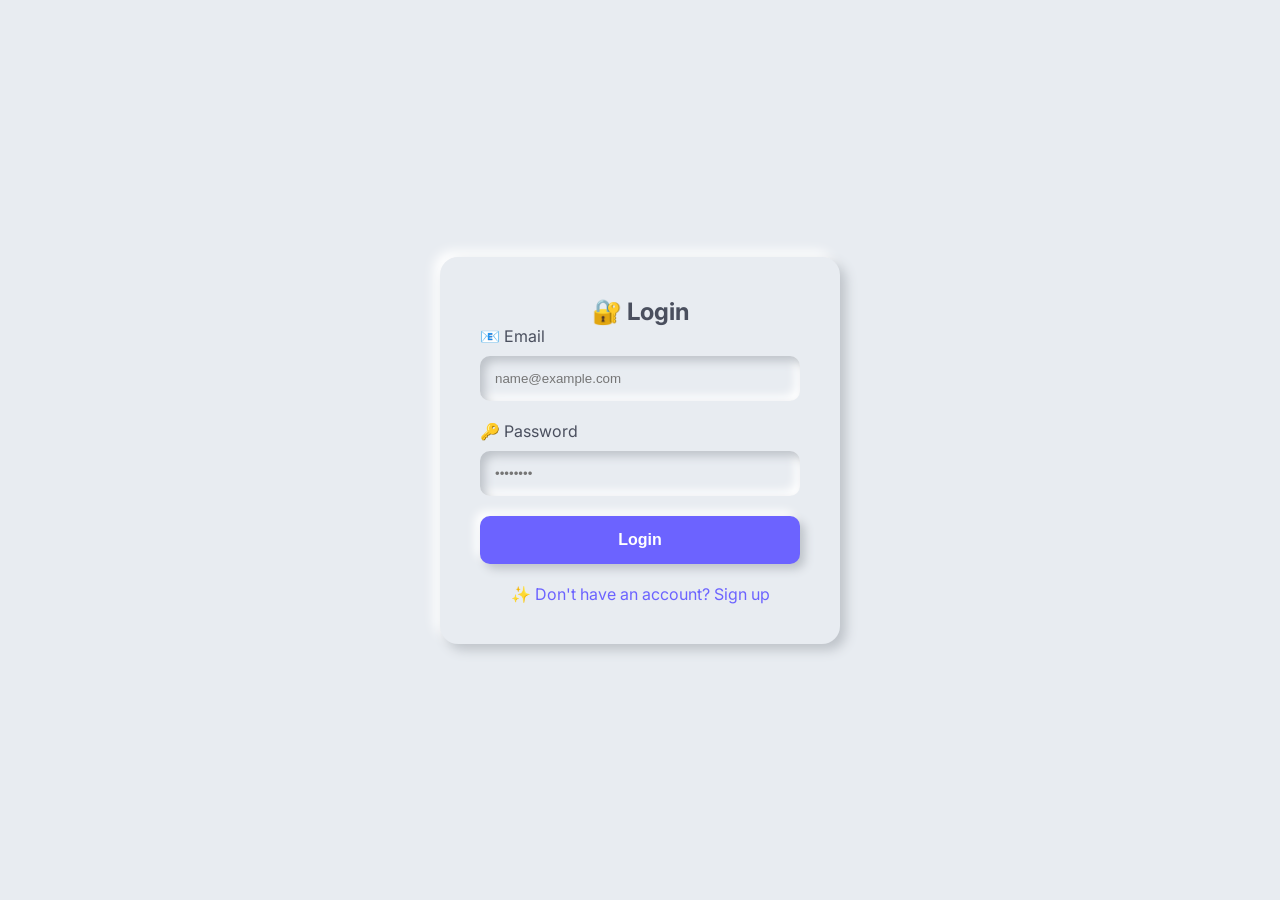
<file: templates/index.html>
<!DOCTYPE html>
<html lang="en">
<head>
    <meta charset="UTF-8">
    <meta name="viewport" content="width=device-width, initial-scale=1.0">
    <title>Smart Timetable System - Login</title>
    <link rel="stylesheet" href="/static/css/style.css">
    <style>
        .container {
            display: flex;
            justify-content: center;
            align-items: center;
            min-height: 100vh;
        }
        .login-box {
            padding: 40px;
            width: 400px;
            text-align: center;
        }
        .input-group {
            margin-bottom: 20px;
            text-align: left;
        }
        input, select {
            width: 100%;
            padding: 15px;
            border: none;
            outline: none;
            margin-top: 10px;
        }
        button {
            width: 100%;
            padding: 15px;
            border: none;
            cursor: pointer;
            color: white;
            background: var(--primary);
            font-weight: bold;
            font-size: 16px;
        }
        .neu-button {
            border-radius: var(--border-radius-sm);
            box-shadow: 5px 5px 10px var(--shadow-dark), -5px -5px 10px var(--shadow-light);
            transition: var(--transition);
        }
        .neu-button:active {
            box-shadow: inset 5px 5px 10px var(--shadow-dark), inset -5px -5px 10px var(--shadow-light);
        }
        .neu-input {
            border-radius: var(--border-radius-sm);
            background: var(--surface);
            box-shadow: inset 5px 5px 10px var(--shadow-dark), inset -5px -5px 10px var(--shadow-light);
            color: var(--text-dark);
        }
        .toggle-text {
            margin-top: 20px;
            color: var(--primary);
            cursor: pointer;
        }
    </style>
</head>
<body>
    <div class="container">
        <div class="neu login-box">
            <h2 id="form-title">🔐 Login</h2>
            <form id="auth-form">
                <div class="input-group">
                    <label>📧 Email</label>
                    <input type="email" id="email" class="neu-input" required placeholder="name@example.com">
                </div>
                <div class="input-group">
                    <label>🔑 Password</label>
                    <input type="password" id="password" class="neu-input" required placeholder="••••••••">
                </div>
                <div class="input-group signup-only" style="display:none;">
                    <label>👤 Select Role</label>
                    <select id="role" class="neu-input">
                        <option value="STUDENT">Student</option>
                        <option value="TEACHER">Teacher</option>
                        <option value="ADMIN">Admin</option>
                    </select>
                </div>
                <button type="submit" class="neu-button" id="submit-btn">Login</button>
            </form>
            <div class="toggle-text" id="toggle-form">✨ Don't have an account? Sign up</div>
        </div>
    </div>

    <script>
        let isLogin = true;
        
        document.getElementById('toggle-form').addEventListener('click', () => {
            isLogin = !isLogin;
            document.getElementById('form-title').innerText = isLogin ? '🔐 Login' : '🚀 Sign Up';
            document.getElementById('submit-btn').innerText = isLogin ? 'Login' : 'Sign Up';
            document.getElementById('toggle-form').innerText = isLogin ? "✨ Don't have an account? Sign up" : "🔙 Already have an account? Login";
            document.querySelector('.signup-only').style.display = isLogin ? 'none' : 'block';
        });

        document.getElementById('auth-form').addEventListener('submit', async (e) => {
            e.preventDefault();
            const email = document.getElementById('email').value;
            const password = document.getElementById('password').value;
            
            if (isLogin) {
                const formData = new URLSearchParams();
                formData.append('username', email);
                formData.append('password', password);
                
                const res = await fetch('/auth/token', {
                    method: 'POST',
                    headers: { 'Content-Type': 'application/x-www-form-urlencoded' },
                    body: formData
                });
                
                if (res.ok) {
                    const data = await res.json();
                    localStorage.setItem('token', data.access_token);
                    
                    // Decode JWT to get role (simple base64 decode for payload)
                    const payload = JSON.parse(atob(data.access_token.split('.')[1]));
                    if (payload.role === 'ADMIN') window.location.href = '/admin-dashboard';
                    else if (payload.role === 'TEACHER') window.location.href = '/teacher-dashboard';
                    else window.location.href = '/student-dashboard';
                } else {
                    alert('Login failed');
                }
            } else {
                const role = document.getElementById('role').value;
                const res = await fetch('/auth/signup', {
                    method: 'POST',
                    headers: { 'Content-Type': 'application/json' },
                    body: JSON.stringify({ email, password, role })
                });
                
                if (res.ok) {
                    alert('Signup successful! Please login.');
                    document.getElementById('toggle-form').click();
                } else {
                    alert('Signup failed');
                }
            }
        });
    </script>
</body>
</html>
</file>
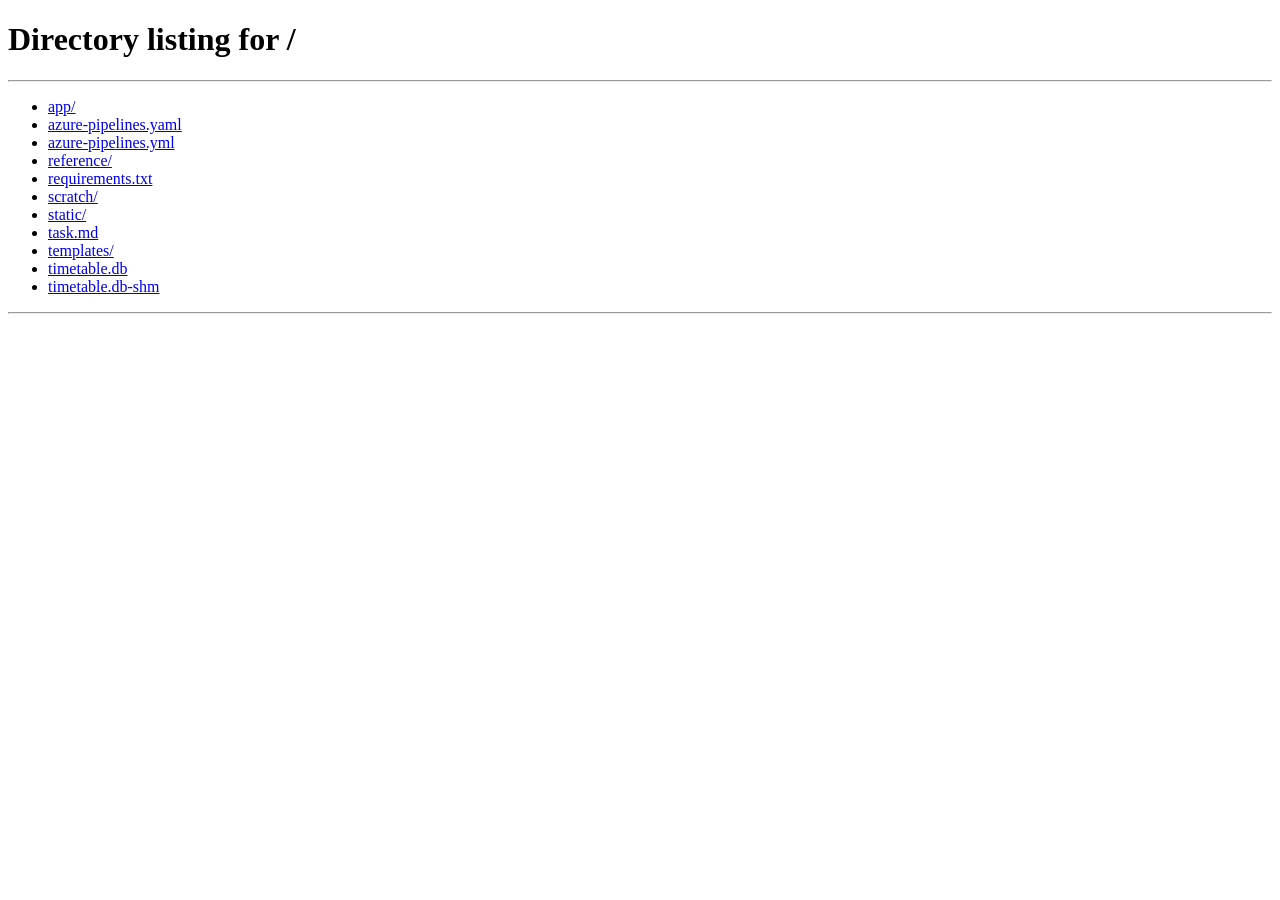
<file: templates/admin_setup.html>
<!DOCTYPE html>
<html lang="en">
<head>
    <meta charset="UTF-8">
    <meta name="viewport" content="width=device-width, initial-scale=1.0">
    <title>Admin Setup</title>
    <link rel="stylesheet" href="/static/css/style.css">
    <style>
        body { padding: 40px; }
        .header { display: flex; justify-content: space-between; align-items: center; margin-bottom: 40px; }
        .card { padding: 30px; margin-bottom: 30px; }
        .input-group { margin-bottom: 15px; }
        input, select { width: 100%; padding: 10px; margin-top: 5px; border-radius: var(--border-radius-sm); border: none; box-shadow: inset 2px 2px 5px var(--shadow-dark), inset -2px -2px 5px var(--shadow-light); outline: none; }
        button { padding: 10px 20px; cursor: pointer; color: white; background: var(--primary); border: none; font-weight: bold; border-radius: var(--border-radius-sm); }
        .neu-btn { box-shadow: 5px 5px 10px var(--shadow-dark), -5px -5px 10px var(--shadow-light); transition: var(--transition); }
        .neu-btn:active { box-shadow: inset 5px 5px 10px var(--shadow-dark), inset -5px -5px 10px var(--shadow-light); }
        .tabs { display: flex; gap: 10px; margin-bottom: 20px; border-bottom: 2px solid var(--shadow-dark); padding-bottom: 10px; }
        .tab-btn { padding: 10px 20px; cursor: pointer; border: none; background: transparent; font-weight: bold; color: var(--text-light); }
        .tab-btn.active { color: var(--primary); border-bottom: 3px solid var(--primary); margin-bottom: -13px; }
        .tab-content { display: none; }
        .tab-content.active { display: block; }
    </style>
</head>
<body>
    <div class="page-container">
    <div class="header">
        <h1>🛠️ Entity Setup</h1>
        <button class="neu-btn" onclick="window.location.href='/admin-dashboard'">🏠 Back to Dashboard</button>
    </div>

    <div class="tabs">
        <button class="tab-btn active" onclick="showTab('tab-users')">👥 Users & Roles</button>
        <button class="tab-btn" onclick="showTab('tab-facilities')">🏢 Depts & Rooms</button>
        <button class="tab-btn" onclick="showTab('tab-subjects')">📚 Subjects</button>
        <button class="tab-btn" onclick="showTab('tab-allocations')">🔗 Sections & Allocations</button>
    </div>

    <!-- TAB 1: Users & Roles -->
    <div id="tab-users" class="tab-content active">
        <div class="card neu">
            <h2>👨‍🏫 Signup Teacher</h2>
            <div class="input-group">
                <input type="email" id="signup-t-email" placeholder="Email Address">
                <input type="text" id="signup-t-name" placeholder="Teacher Name">
                <select id="signup-t-dept"><option value="">Select Department...</option></select>
            </div>
            <button class="neu-btn" onclick="signupTeacher()">Signup Teacher</button>
        </div>

        <div class="card neu">
            <h2>👨‍🎓 Signup Student</h2>
            <div class="input-group">
                <input type="email" id="signup-s-email" placeholder="Email Address">
                <input type="text" id="signup-s-roll" placeholder="Roll Number">
                <select id="signup-s-dept"><option value="">Select Department...</option></select>
            </div>
            <button class="neu-btn" onclick="signupStudent()">Signup Student</button>
        </div>

        <div class="card neu">
            <h2>🔗 Link User to Teacher Profile</h2>
            <div class="input-group">
                <select id="t-user-select"><option value="">Select User...</option></select>
                <select id="t-user-dept"><option value="">Select Department...</option></select>
                <input type="text" id="t-user-name" placeholder="Teacher Name">
            </div>
            <button class="neu-btn" onclick="linkTeacher()">Create Teacher</button>
        </div>

        <div class="card neu">
            <h2>🔗 Link User to Student Profile</h2>
            <div class="input-group">
                <select id="s-user-select"><option value="">Select User...</option></select>
                <select id="s-user-dept"><option value="">Select Department...</option></select>
                <input type="text" id="s-user-roll" placeholder="Roll Number">
            </div>
            <button class="neu-btn" onclick="linkStudent()">Create Student</button>
        </div>
    </div>

    <!-- TAB 2: Departments & Rooms -->
    <div id="tab-facilities" class="tab-content">
        <div class="card neu">
            <h2>🏛️ Create Department</h2>
            <div class="input-group">
                <input type="text" id="dept-name" placeholder="Department Name">
            </div>
            <button class="neu-btn" onclick="createDept()">Create</button>
        </div>

        <div class="card neu">
            <h2>🏫 Create Classroom</h2>
            <div class="input-group">
                <input type="text" id="room-num" placeholder="Room Number (e.g. 101)">
                <input type="number" id="room-cap" placeholder="Capacity (e.g. 60)">
                <input type="text" id="room-bldg" placeholder="Building Name">
            </div>
            <button class="neu-btn" onclick="createClassroom()">Create</button>
        </div>
    </div>

    <!-- TAB 3: Subjects -->
    <div id="tab-subjects" class="tab-content">
        <div class="card neu">
            <h2>📖 Create Subject</h2>
            <div class="input-group">
                <input type="text" id="subj-code" placeholder="Subject Code">
                <input type="text" id="subj-name" placeholder="Subject Name">
                <select id="subj-dept">
                    <option value="">Select Department...</option>
                </select>
            </div>
            <button class="neu-btn" onclick="createSubj()">Create</button>
        </div>
    </div>

    <!-- TAB 4: Sections & Allocations -->
    <div id="tab-allocations" class="tab-content">
        <div class="card neu">
            <h2>📅 Create Teacher Section</h2>
            <div class="input-group">
                <select id="sec-teacher"><option value="">Select Teacher...</option></select>
                <select id="sec-subject"><option value="">Select Subject...</option></select>
                <select id="sec-semester"><option value="">Select Semester...</option></select>
                <input type="text" id="sec-name" placeholder="Section Name (e.g. Section A)">
                <input type="number" id="sec-cap" placeholder="Capacity (Max 60)" max="60">
            </div>
            <button class="neu-btn" onclick="createSection()">Create</button>
        </div>

        <div class="card neu">
            <h2>⏰ Create Timetable Slot</h2>
            <div class="input-group">
                <select id="slot-sec"><option value="">Select Section...</option></select>
                <select id="slot-day">
                    <option value="0">Monday</option>
                    <option value="1">Tuesday</option>
                    <option value="2">Wednesday</option>
                    <option value="3">Thursday</option>
                    <option value="4">Friday</option>
                </select>
                <input type="time" id="slot-start" placeholder="Start Time">
                <input type="time" id="slot-end" placeholder="End Time">
                <select id="slot-room"><option value="">Select Room...</option></select>
            </div>
            <button class="neu-btn" onclick="createSlot()">Create</button>
        </div>

        <div class="card neu">
            <h2>🎯 Assign Subject to Student</h2>
            <div class="input-group">
                <select id="alloc-student"><option value="">Select Student...</option></select>
                <select id="alloc-subj"><option value="">Select Subject...</option></select>
                <select id="alloc-sem"><option value="">Select Semester...</option></select>
            </div>
            <button class="neu-btn" onclick="allocateSubj()">Assign Subject</button>
        </div>
    </div>

    <script>
        const token = localStorage.getItem('token');
        if (!token) window.location.href = '/';

        async function loadData() {
            const res = await fetch('/api/admin/dashboard-stats', {
                headers: { 'Authorization': `Bearer ${token}` }
            });
            const data = await res.json();
            
            const deptSelect1 = document.getElementById('subj-dept');
            const deptSelectT = document.getElementById('t-user-dept');
            const deptSelectS = document.getElementById('s-user-dept');
            const signupTDept = document.getElementById('signup-t-dept');
            const signupSDept = document.getElementById('signup-s-dept');
            
            deptSelect1.innerHTML = '<option value="">Select Department...</option>';
            deptSelectT.innerHTML = '<option value="">Select Department...</option>';
            deptSelectS.innerHTML = '<option value="">Select Department...</option>';
            signupTDept.innerHTML = '<option value="">Select Department...</option>';
            signupSDept.innerHTML = '<option value="">Select Department...</option>';
            
            data.departments.forEach(d => {
                const opt = `<option value="${d.id}">${d.name}</option>`;
                deptSelect1.innerHTML += opt;
                deptSelectT.innerHTML += opt;
                deptSelectS.innerHTML += opt;
                signupTDept.innerHTML += opt;
                signupSDept.innerHTML += opt;
            });

            const tUserSelect = document.getElementById('t-user-select');
            const sUserSelect = document.getElementById('s-user-select');
            tUserSelect.innerHTML = '<option value="">Select User...</option>';
            sUserSelect.innerHTML = '<option value="">Select User...</option>';
            data.users.forEach(u => {
                tUserSelect.innerHTML += `<option value="${u.id}">${u.email} (${u.role})</option>`;
                sUserSelect.innerHTML += `<option value="${u.id}">${u.email} (${u.role})</option>`;
            });

            // Populate other dropdowns (Assuming backend returns these, we need to update admin stats endpoint)
            const secTeacher = document.getElementById('sec-teacher');
            secTeacher.innerHTML = '<option value="">Select Teacher...</option>';
            data.teachers.forEach(t => secTeacher.innerHTML += `<option value="${t.id}">${t.name}</option>`);

            const secSubj = document.getElementById('sec-subject');
            const allocSubj = document.getElementById('alloc-subj');
            secSubj.innerHTML = '<option value="">Select Subject...</option>';
            allocSubj.innerHTML = '<option value="">Select Subject...</option>';
            data.subjects.forEach(s => {
                secSubj.innerHTML += `<option value="${s.id}">${s.name}</option>`;
                allocSubj.innerHTML += `<option value="${s.id}">${s.name}</option>`;
            });

            const secSem = document.getElementById('sec-semester');
            const allocSem = document.getElementById('alloc-sem');
            secSem.innerHTML = '<option value="">Select Semester...</option>';
            allocSem.innerHTML = '<option value="">Select Semester...</option>';
            data.semesters.forEach(s => {
                secSem.innerHTML += `<option value="${s.id}">${s.name}</option>`;
                allocSem.innerHTML += `<option value="${s.id}">${s.name}</option>`;
            });

            const allocStudent = document.getElementById('alloc-student');
            allocStudent.innerHTML = '<option value="">Select Student...</option>';
            data.students.forEach(s => allocStudent.innerHTML += `<option value="${s.id}">${s.roll_number}</option>`);

            const slotSec = document.getElementById('slot-sec');
            slotSec.innerHTML = '<option value="">Select Section...</option>';
            data.sections.forEach(s => slotSec.innerHTML += `<option value="${s.id}">${s.name}</option>`);

            const slotRoom = document.getElementById('slot-room');
            slotRoom.innerHTML = '<option value="">Select Room...</option>';
            data.classrooms.forEach(c => slotRoom.innerHTML += `<option value="${c.id}">${c.room_number}</option>`);
        }

        async function createDept() {
            const name = document.getElementById('dept-name').value;
            await fetch('/api/admin/department', {
                method: 'POST',
                headers: { 'Authorization': `Bearer ${token}`, 'Content-Type': 'application/json' },
                body: JSON.stringify({ name })
            });
            alert('Created');
            loadData();
        }

        async function createSubj() {
            const code = document.getElementById('subj-code').value;
            const name = document.getElementById('subj-name').value;
            const dept_id = document.getElementById('subj-dept').value;
            await fetch('/api/admin/subject', {
                method: 'POST',
                headers: { 'Authorization': `Bearer ${token}`, 'Content-Type': 'application/json' },
                body: JSON.stringify({ code, name, department_id: parseInt(dept_id) })
            });
            alert('Created');
        }

        async function linkTeacher() {
            const user_id = document.getElementById('t-user-select').value;
            const dept_id = document.getElementById('t-user-dept').value;
            const name = document.getElementById('t-user-name').value;
            await fetch('/api/admin/teacher', {
                method: 'POST',
                headers: { 'Authorization': `Bearer ${token}`, 'Content-Type': 'application/json' },
                body: JSON.stringify({ user_id: parseInt(user_id), department_id: parseInt(dept_id), name })
            });
            alert('Teacher Linked');
        }

        async function linkStudent() {
            const user_id = document.getElementById('s-user-select').value;
            const dept_id = document.getElementById('s-user-dept').value;
            const roll_number = document.getElementById('s-user-roll').value;
            await fetch('/api/admin/student', {
                method: 'POST',
                headers: { 'Authorization': `Bearer ${token}`, 'Content-Type': 'application/json' },
                body: JSON.stringify({ user_id: parseInt(user_id), department_id: parseInt(dept_id), roll_number })
            });
            alert('Student Linked');
        }

        async function createClassroom() {
            const room_number = document.getElementById('room-num').value;
            const capacity = document.getElementById('room-cap').value;
            const building = document.getElementById('room-bldg').value;
            await fetch('/api/admin/classroom', {
                method: 'POST',
                headers: { 'Authorization': `Bearer ${token}`, 'Content-Type': 'application/json' },
                body: JSON.stringify({ room_number, capacity: parseInt(capacity), building })
            });
            alert('Created Classroom');
        }

        async function createSection() {
            const teacher_id = document.getElementById('sec-teacher').value;
            const subject_id = document.getElementById('sec-subject').value;
            const semester_id = document.getElementById('sec-semester').value;
            const name = document.getElementById('sec-name').value;
            const capacity = document.getElementById('sec-cap').value;
            await fetch('/api/admin/teacher-section', {
                method: 'POST',
                headers: { 'Authorization': `Bearer ${token}`, 'Content-Type': 'application/json' },
                body: JSON.stringify({ teacher_id: parseInt(teacher_id), subject_id: parseInt(subject_id), semester_id: parseInt(semester_id), name, capacity: parseInt(capacity) })
            });
            alert('Created Section');
        }

        async function createSlot() {
            const section_id = document.getElementById('slot-sec').value;
            const day_of_week = document.getElementById('slot-day').value;
            const start_time = document.getElementById('slot-start').value;
            const end_time = document.getElementById('slot-end').value;
            const room_id = document.getElementById('slot-room').value;

            await fetch('/api/admin/timetable-slot', {
                method: 'POST',
                headers: { 'Authorization': `Bearer ${token}`, 'Content-Type': 'application/json' },
                body: JSON.stringify({ 
                    section_id: parseInt(section_id), 
                    day_of_week: parseInt(day_of_week), 
                    start_time, 
                    end_time, 
                    room_id: parseInt(room_id) 
                })
            });
            alert('Created Timetable Slot');
        }

        async function allocateSubj() {
            const student_id = document.getElementById('alloc-student').value;
            const subject_id = document.getElementById('alloc-subj').value;
            const semester_id = document.getElementById('alloc-sem').value;
            await fetch('/api/admin/allocation', {
                method: 'POST',
                headers: { 'Authorization': `Bearer ${token}`, 'Content-Type': 'application/json' },
                body: JSON.stringify({ student_id: parseInt(student_id), subject_id: parseInt(subject_id), semester_id: parseInt(semester_id) })
            });
            alert('Allocated Subject');
        }

        async function signupTeacher() {
            const email = document.getElementById('signup-t-email').value;
            const name = document.getElementById('signup-t-name').value;
            const department_id = document.getElementById('signup-t-dept').value;
            if(!email || !name || !department_id) return alert("Fill all fields");
            
            const res = await fetch('/api/admin/signup-teacher', {
                method: 'POST',
                headers: { 'Authorization': `Bearer ${token}`, 'Content-Type': 'application/json' },
                body: JSON.stringify({ email, name, department_id: parseInt(department_id) })
            });
            if (res.ok) {
                alert('Teacher Created');
                loadData();
            } else {
                const data = await res.json();
                alert('Error: ' + data.detail);
            }
        }

        async function signupStudent() {
            const email = document.getElementById('signup-s-email').value;
            const roll_number = document.getElementById('signup-s-roll').value;
            const department_id = document.getElementById('signup-s-dept').value;
            if(!email || !roll_number || !department_id) return alert("Fill all fields");
            
            const res = await fetch('/api/admin/signup-student', {
                method: 'POST',
                headers: { 'Authorization': `Bearer ${token}`, 'Content-Type': 'application/json' },
                body: JSON.stringify({ email, roll_number, department_id: parseInt(department_id) })
            });
            if (res.ok) {
                alert('Student Created');
                loadData();
            } else {
                const data = await res.json();
                alert('Error: ' + data.detail);
            }
        }

        function showTab(tabId) {
            document.querySelectorAll('.tab-content').forEach(t => t.classList.remove('active'));
            document.querySelectorAll('.tab-btn').forEach(t => t.classList.remove('active'));
            document.getElementById(tabId).classList.add('active');
            event.target.classList.add('active');
        }

        loadData();
    </script>
    </div>
</body>
</html>
</file>
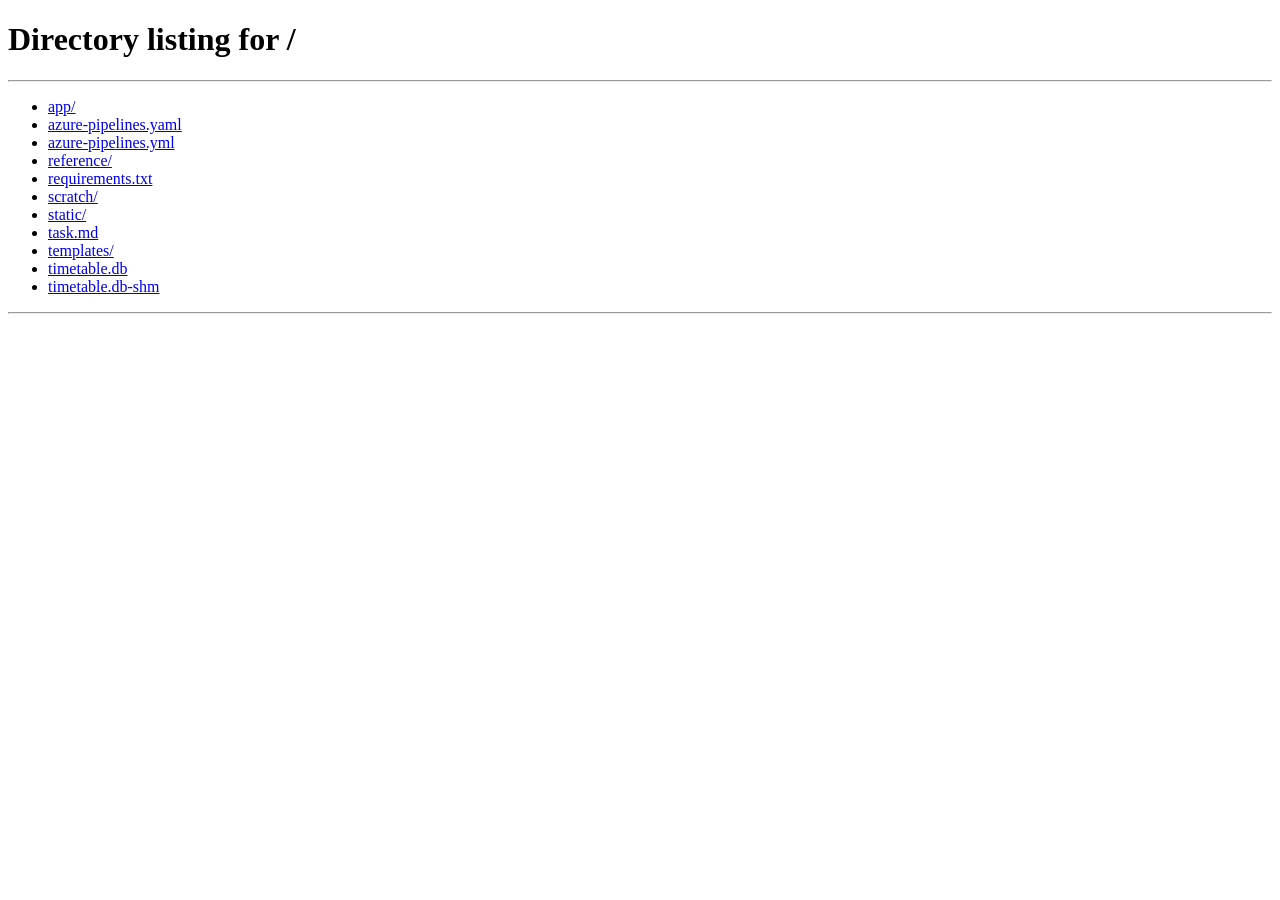
<file: templates/profile.html>
<!DOCTYPE html>
<html lang="en">
<head>
    <meta charset="UTF-8">
    <meta name="viewport" content="width=device-width, initial-scale=1.0">
    <title>My Profile</title>
    <link rel="stylesheet" href="/static/css/style.css">
    <style>
        body { padding: 40px; }
        .header { display: flex; justify-content: space-between; align-items: center; margin-bottom: 40px; }
        .card { padding: 30px; margin-bottom: 30px; max-width: 500px; margin: 0 auto; }
        .input-group { margin-bottom: 15px; }
        input { width: 100%; padding: 10px; margin-top: 5px; border-radius: var(--border-radius-sm); border: none; box-shadow: inset 2px 2px 5px var(--shadow-dark), inset -2px -2px 5px var(--shadow-light); outline: none; }
        button { padding: 10px 20px; cursor: pointer; color: white; background: var(--primary); border: none; font-weight: bold; border-radius: var(--border-radius-sm); width: 100%; }
        .neu-btn { box-shadow: 5px 5px 10px var(--shadow-dark), -5px -5px 10px var(--shadow-light); transition: var(--transition); }
        .neu-btn:active { box-shadow: inset 5px 5px 10px var(--shadow-dark), inset -5px -5px 10px var(--shadow-light); }
    </style>
</head>
<body>
    <div class="page-container">
    <div class="header">
        <h1>👤 My Profile</h1>
        <button class="neu-btn" style="width: auto;" onclick="goBack()">🔙 Back to Dashboard</button>
    </div>

    <div class="card neu">
        <h2>🔒 Change Password</h2>
        <div class="input-group">
            <input type="password" id="old-pass" placeholder="Current Password">
        </div>
        <div class="input-group">
            <input type="password" id="new-pass" placeholder="New Password">
        </div>
        <div class="input-group">
            <input type="password" id="confirm-pass" placeholder="Confirm New Password">
        </div>
        <button class="neu-btn" onclick="changePassword()">💾 Update Password</button>
    </div>
    </div>

    <script>
        const token = localStorage.getItem('token');
        if (!token) window.location.href = '/';

        function goBack() {
            window.history.back();
        }

        async function changePassword() {
            const old_password = document.getElementById('old-pass').value;
            const new_password = document.getElementById('new-pass').value;
            const confirm_pass = document.getElementById('confirm-pass').value;

            if (!old_password || !new_password || !confirm_pass) {
                return alert("Please fill all fields");
            }
            if (new_password !== confirm_pass) {
                return alert("New passwords do not match");
            }

            try {
                const res = await fetch('/auth/change-password', {
                    method: 'POST',
                    headers: { 
                        'Authorization': `Bearer ${token}`, 
                        'Content-Type': 'application/json' 
                    },
                    body: JSON.stringify({ old_password, new_password })
                });
                
                const data = await res.json();
                
                if (res.ok) {
                    alert(data.message);
                    document.getElementById('old-pass').value = '';
                    document.getElementById('new-pass').value = '';
                    document.getElementById('confirm-pass').value = '';
                } else {
                    alert('Error: ' + data.detail);
                }
            } catch (err) {
                console.error(err);
            }
        }
    </script>
    </div>
</body>
</html>
</file>
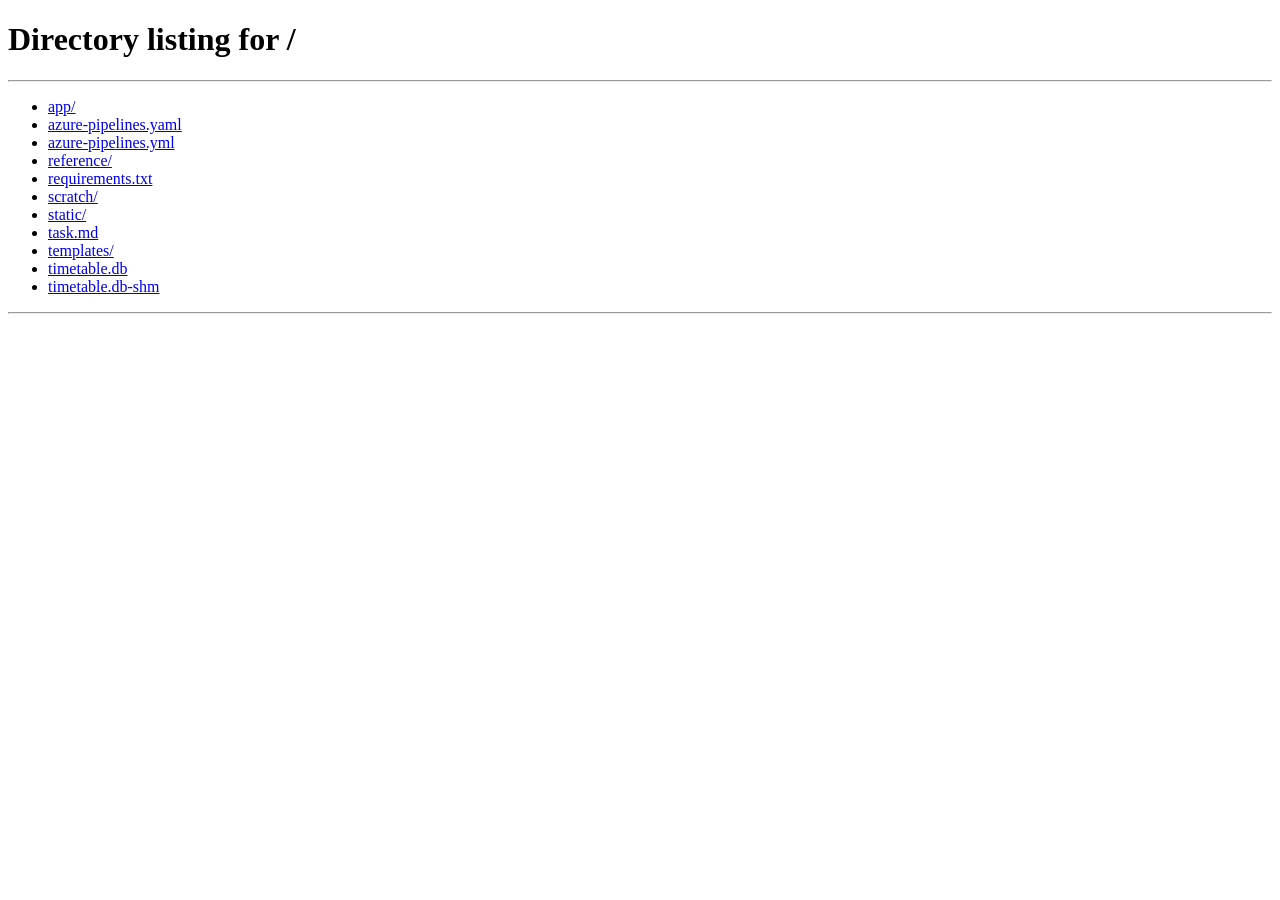
<file: templates/student_dashboard.html>
<!DOCTYPE html>
<html lang="en">
<head>
    <meta charset="UTF-8">
    <meta name="viewport" content="width=device-width, initial-scale=1.0">
    <title>Student Dashboard</title>
    <link rel="stylesheet" href="/static/css/style.css">
    <style>
        body { padding: 40px; }
        .header { display: flex; justify-content: space-between; align-items: center; margin-bottom: 40px; }
        .card { padding: 30px; margin-bottom: 30px; text-align: center; }
        button { padding: 15px 30px; cursor: pointer; color: white; background: var(--primary); border: none; font-weight: bold; border-radius: var(--border-radius-sm); font-size: 18px; }
        .neu-btn { box-shadow: 5px 5px 10px var(--shadow-dark), -5px -5px 10px var(--shadow-light); transition: var(--transition); }
        .neu-btn:active { box-shadow: inset 5px 5px 10px var(--shadow-dark), inset -5px -5px 10px var(--shadow-light); }
        .btn-danger { background: var(--danger); }
    </style>
</head>
<body>
    <div class="page-container">
    <div class="header">
        <h1>👨‍🎓 Student Dashboard</h1>
        <div>
            <button class="neu-btn" onclick="window.location.href='/profile'" style="padding: 10px 20px; font-size:14px; margin-right: 10px;">👤 My Profile</button>
            <button class="neu-btn btn-danger" onclick="logout()" style="padding: 10px 20px; font-size:14px;">🚪 Logout</button>
        </div>
    </div>

    <div class="neu card" id="portal-card">
        <h2>🗳️ Timetable Selection Portal</h2>
        <p id="portal-status-text">Checking status...</p>
        <button class="neu-btn" id="enter-portal-btn" style="display: none;" onclick="window.location.href='/timetable-selection'">🚀 Enter Selection Portal</button>
    </div>

    <script>
        const token = localStorage.getItem('token');
        if (!token) window.location.href = '/';

        async function checkPortalStatus() {
            try {
                const res = await fetch('/api/student/portal-status', {
                    headers: { 'Authorization': `Bearer ${token}` }
                });
                if (res.status === 401 || res.status === 403) logout();
                
                const data = await res.json();
                if (data.is_open) {
                    document.getElementById('portal-status-text').innerText = "The selection portal is currently OPEN.";
                    document.getElementById('enter-portal-btn').style.display = "inline-block";
                } else {
                    document.getElementById('portal-status-text').innerText = "The selection portal is CLOSED. You can view your finalized timetable here (Coming soon).";
                }
            } catch (err) {
                console.error(err);
            }
        }

        function logout() {
            localStorage.removeItem('token');
            window.location.href = '/';
        }

        checkPortalStatus();
    </script>
    </div>
</body>
</html>
</file>
<file: static/css/style.css>
/* ========================= */
/*   NEUMORPHISM DESIGN SYSTEM */
/* ========================= */

@import url('https://fonts.googleapis.com/css2?family=Inter:wght@300;400;500;600;700&display=swap');

:root {
  --bg: #e8ecf1;
  --surface: #e8ecf1;
  --shadow-dark: #bec3c9;
  --shadow-light: #ffffff;
  --primary: #6c63ff;
  --primary-dark: #534bc4;
  --accent: #f09657;
  --success: #4caf8a;
  --danger: #e05c6e;
  --warning: #f0c36d;
  --text: #4a4f5e;
  --text-light: #868c99;
  --text-dark: #2d3142;
  --inset-from: #d1d5d9;
  --inset-to: #ffffff;
  --border-radius: 18px;
  --border-radius-sm: 10px;
  --transition: all 0.3s cubic-bezier(0.25, 0.46, 0.45, 0.94);
}

*, *::before, *::after {
  box-sizing: border-box;
  margin: 0;
  padding: 0;
}

html { scroll-behavior: smooth; background: var(--bg); }

body {
  font-family: 'Inter', sans-serif;
  background: var(--bg);
  color: var(--text);
  min-height: 100vh;
  overflow-x: hidden;
}

/* ========================= */
/*   NEUMORPHIC PRIMITIVES   */
/* ========================= */

.neu {
  background: var(--surface);
  border-radius: var(--border-radius);
  box-shadow:
    6px 6px 12px var(--shadow-dark),
    -6px -6px 12px var(--shadow-light);
}

.neu-sm {
  background: var(--surface);
  border-radius: var(--border-radius-sm);
  box-shadow:
    4px 4px 8px var(--shadow-dark),
    -4px -4px 8px var(--shadow-light);
}

.neu-inset {
  background: var(--surface);
  border-radius: var(--border-radius);
  box-shadow:
    inset 4px 4px 10px var(--shadow-dark),
    inset -4px -4px 10px var(--shadow-light);
}

.neu-inset-sm {
  background: var(--surface);
  border-radius: var(--border-radius-sm);
  box-shadow:
    inset 3px 3px 7px var(--shadow-dark),
    inset -3px -3px 7px var(--shadow-light);
}

/* ========================= */
/*   NAVBAR                  */
/* ========================= */

.navbar {
  position: sticky;
  top: 0;
  z-index: 100;
  background: var(--bg);
  box-shadow:
    0 4px 15px var(--shadow-dark),
    0 -1px 0 var(--shadow-light);
  padding: 16px 40px;
  display: flex;
  align-items: center;
  justify-content: space-between;
  gap: 20px;
}

.navbar-brand {
  display: flex;
  align-items: center;
  gap: 12px;
  text-decoration: none;
}

.navbar-brand .brand-icon {
  width: 42px;
  height: 42px;
  border-radius: 12px;
  background: linear-gradient(135deg, var(--primary), var(--accent));
  display: flex;
  align-items: center;
  justify-content: center;
  color: white;
  font-size: 20px;
  box-shadow: 4px 4px 10px rgba(108,99,255,0.3);
}

.navbar-brand .brand-text {
  font-size: 18px;
  font-weight: 700;
  color: var(--text-dark);
  letter-spacing: -0.3px;
}

.navbar-links {
  display: flex;
  gap: 10px;
  align-items: center;
}

.nav-link {
  padding: 9px 20px;
  border-radius: 10px;
  font-size: 14px;
  font-weight: 500;
  text-decoration: none;
  color: var(--text);
  background: var(--bg);
  box-shadow:
    3px 3px 7px var(--shadow-dark),
    -3px -3px 7px var(--shadow-light);
  transition: var(--transition);
}

.nav-link:hover {
  color: var(--primary);
  box-shadow:
    5px 5px 10px var(--shadow-dark),
    -5px -5px 10px var(--shadow-light);
}

.nav-link.active {
  color: white;
  background: linear-gradient(135deg, var(--primary), var(--primary-dark));
  box-shadow: 4px 4px 10px rgba(108,99,255,0.4);
}

/* ========================= */
/*   BUTTONS                 */
/* ========================= */

.btn {
  display: inline-flex;
  align-items: center;
  gap: 8px;
  padding: 12px 24px;
  border-radius: 12px;
  border: none;
  cursor: pointer;
  font-family: 'Inter', sans-serif;
  font-size: 14px;
  font-weight: 600;
  transition: var(--transition);
  text-decoration: none;
  letter-spacing: 0.3px;
}

.btn-primary {
  background: linear-gradient(135deg, var(--primary), var(--primary-dark));
  color: white;
  box-shadow:
    4px 4px 12px rgba(108,99,255,0.35),
    -2px -2px 8px rgba(255,255,255,0.5);
}

.btn-primary:hover {
  box-shadow:
    6px 6px 16px rgba(108,99,255,0.5),
    -2px -2px 10px rgba(255,255,255,0.6);
  transform: translateY(-2px);
}

.btn-primary:active {
  box-shadow: inset 2px 2px 6px rgba(0,0,0,0.2);
  transform: translateY(0);
}

.btn-secondary {
  background: var(--bg);
  color: var(--text);
  box-shadow:
    4px 4px 8px var(--shadow-dark),
    -4px -4px 8px var(--shadow-light);
}

.btn-secondary:hover {
  color: var(--primary);
  transform: translateY(-2px);
}

.btn-success {
  background: linear-gradient(135deg, #4caf8a, #39876b);
  color: white;
  box-shadow: 4px 4px 12px rgba(76,175,138,0.35);
}

.btn-danger {
  background: linear-gradient(135deg, var(--danger), #b84456);
  color: white;
  box-shadow: 4px 4px 12px rgba(224,92,110,0.35);
}

.btn-sm {
  padding: 8px 16px;
  font-size: 13px;
  border-radius: 9px;
}

/* ========================= */
/*   FORM ELEMENTS           */
/* ========================= */

.form-group {
  display: flex;
  flex-direction: column;
  gap: 8px;
  margin-bottom: 18px;
}

.form-label {
  font-size: 13px;
  font-weight: 600;
  color: var(--text-light);
  text-transform: uppercase;
  letter-spacing: 0.8px;
}

.form-control {
  padding: 12px 16px;
  border: none;
  border-radius: var(--border-radius-sm);
  font-family: 'Inter', sans-serif;
  font-size: 14px;
  color: var(--text-dark);
  background: var(--bg);
  box-shadow:
    inset 3px 3px 7px var(--shadow-dark),
    inset -3px -3px 7px var(--shadow-light);
  outline: none;
  transition: var(--transition);
  width: 100%;
}

.form-control:focus {
  box-shadow:
    inset 4px 4px 9px var(--shadow-dark),
    inset -4px -4px 9px var(--shadow-light),
    0 0 0 2px rgba(108,99,255,0.25);
}

/* ========================= */
/*   CARDS                   */
/* ========================= */

.card {
  padding: 28px;
  background: var(--surface);
  border-radius: var(--border-radius);
  box-shadow:
    8px 8px 16px var(--shadow-dark),
    -8px -8px 16px var(--shadow-light);
  transition: var(--transition);
}

.card:hover {
  box-shadow:
    10px 10px 20px var(--shadow-dark),
    -10px -10px 20px var(--shadow-light);
}

.card-header {
  display: flex;
  align-items: center;
  justify-content: space-between;
  margin-bottom: 22px;
}

.card-title {
  font-size: 17px;
  font-weight: 700;
  color: var(--text-dark);
}

/* ========================= */
/*   SECTIONS & LAYOUT       */
/* ========================= */

.page-container {
  max-width: 900px;
  margin: 0 auto;
}

.page-wrapper {
  max-width: 1200px;
  margin: 0 auto;
  padding: 30px 24px 60px;
}

.section-title {
  font-size: 22px;
  font-weight: 700;
  color: var(--text-dark);
  margin-bottom: 6px;
}

.section-subtitle {
  font-size: 14px;
  color: var(--text-light);
  margin-bottom: 28px;
}

.grid-2 {
  display: grid;
  grid-template-columns: repeat(2, 1fr);
  gap: 24px;
}

.grid-3 {
  display: grid;
  grid-template-columns: repeat(3, 1fr);
  gap: 24px;
}

.grid-4 {
  display: grid;
  grid-template-columns: repeat(4, 1fr);
  gap: 18px;
}

@media (max-width: 900px) {
  .grid-2, .grid-3, .grid-4 { grid-template-columns: 1fr; }
  .navbar { padding: 14px 20px; }
  .page-wrapper { padding: 20px 16px 40px; }
}

/* ========================= */
/*   BADGES & TAGS           */
/* ========================= */

.badge {
  display: inline-flex;
  align-items: center;
  gap: 5px;
  padding: 4px 12px;
  border-radius: 20px;
  font-size: 12px;
  font-weight: 600;
  letter-spacing: 0.3px;
}

.badge-theory {
  background: rgba(108,99,255,0.12);
  color: var(--primary);
}

.badge-lab {
  background: rgba(240,150,87,0.12);
  color: var(--accent);
}

.badge-success {
  background: rgba(76,175,138,0.12);
  color: var(--success);
}

.badge-warning {
  background: rgba(240,195,109,0.12);
  color: #b8882a;
}

/* ========================= */
/*   CALENDAR GRID           */
/* ========================= */

.calendar-wrapper {
  overflow-x: auto;
}

.calendar-grid {
  display: grid;
  min-width: 700px;
  gap: 0;
}

.cal-header {
  display: grid;
  grid-template-columns: 100px repeat(5, 1fr);
  gap: 0;
  margin-bottom: 10px;
}

.cal-header-cell {
  text-align: center;
  font-weight: 700;
  font-size: 13px;
  color: var(--text-light);
  text-transform: uppercase;
  letter-spacing: 1px;
  padding: 12px 6px;
}

.cal-body {
  display: flex;
  flex-direction: column;
  gap: 10px;
}

.cal-row {
  display: grid;
  grid-template-columns: 100px repeat(5, 1fr);
  gap: 10px;
  align-items: stretch;
}

.cal-time-label {
  display: flex;
  align-items: center;
  justify-content: center;
  flex-direction: column;
  font-size: 12px;
  font-weight: 600;
  color: var(--text-light);
  text-align: center;
  padding: 0 6px;
}

.cal-time-label .time-start {
  font-size: 14px;
  font-weight: 700;
  color: var(--text);
}

.cal-cell {
  min-height: 80px;
  padding: 8px;
  border-radius: 14px;
  background: var(--bg);
  box-shadow:
    inset 2px 2px 6px var(--shadow-dark),
    inset -2px -2px 6px var(--shadow-light);
  position: relative;
  transition: var(--transition);
}

.cal-cell.drop-hover {
  box-shadow:
    inset 3px 3px 8px rgba(108,99,255,0.25),
    inset -3px -3px 8px rgba(108,99,255,0.1);
  background: rgba(108,99,255,0.05);
}

.cal-cell.break-cell {
  background: linear-gradient(135deg, rgba(240,195,109,0.08), rgba(240,150,87,0.08));
  box-shadow:
    inset 1px 1px 4px var(--shadow-dark),
    inset -1px -1px 4px var(--shadow-light);
}

/* ========================= */
/*   CLASS CARDS (DRAGGABLE) */
/* ========================= */

.class-chip {
  padding: 8px 12px;
  border-radius: 10px;
  background: linear-gradient(135deg, var(--primary), var(--primary-dark));
  color: white;
  font-size: 12px;
  font-weight: 600;
  cursor: grab;
  display: flex;
  align-items: center;
  gap: 6px;
  box-shadow: 3px 3px 8px rgba(108,99,255,0.35);
  transition: var(--transition);
  user-select: none;
  animation: fadeSlideIn 0.3s ease forwards;
  margin-bottom: 4px;
}

.class-chip:active {
  cursor: grabbing;
  opacity: 0.8;
  transform: scale(0.97);
}

.class-chip.lab-chip {
  background: linear-gradient(135deg, var(--accent), #d4783e);
  box-shadow: 3px 3px 8px rgba(240,150,87,0.35);
}

.class-chip.break-chip {
  background: linear-gradient(135deg, var(--warning), #d0a449);
  box-shadow: 3px 3px 8px rgba(240,195,109,0.35);
  cursor: default;
  font-style: italic;
}

/* ========================= */
/*   TEACHER SLOT PICKER     */
/* ========================= */

.slot-grid {
  display: grid;
  grid-template-columns: repeat(auto-fill, minmax(110px, 1fr));
  gap: 10px;
  margin-top: 14px;
}

.slot-btn {
  padding: 10px;
  border-radius: 10px;
  background: var(--bg);
  border: none;
  cursor: pointer;
  font-family: 'Inter', sans-serif;
  font-size: 12px;
  font-weight: 600;
  color: var(--text-light);
  box-shadow:
    3px 3px 7px var(--shadow-dark),
    -3px -3px 7px var(--shadow-light);
  transition: var(--transition);
  text-align: center;
  position: relative;
  overflow: hidden;
}

.slot-btn:hover {
  color: var(--primary);
  transform: scale(1.04);
  box-shadow:
    4px 4px 10px var(--shadow-dark),
    -4px -4px 10px var(--shadow-light);
}

.slot-btn.selected {
  background: linear-gradient(135deg, var(--primary), var(--primary-dark));
  color: white;
  box-shadow: 3px 3px 10px rgba(108,99,255,0.4);
}

.slot-btn.selected::after {
  content: '✓';
  position: absolute;
  top: 5px;
  right: 8px;
  font-size: 10px;
  opacity: 0.8;
}

.slot-btn.break-slot {
  opacity: 0.5;
  cursor: not-allowed;
  background: linear-gradient(135deg, rgba(240,195,109,0.15), rgba(240,195,109,0.05));
}

/* ========================= */
/*   STATS / KPI CARDS       */
/* ========================= */

.stat-card {
  padding: 24px 20px;
  border-radius: var(--border-radius);
  background: var(--surface);
  box-shadow:
    8px 8px 14px var(--shadow-dark),
    -8px -8px 14px var(--shadow-light);
  display: flex;
  flex-direction: column;
  align-items: center;
  gap: 10px;
  text-align: center;
  transition: var(--transition);
  animation: popIn 0.5s ease forwards;
}

.stat-card:hover { transform: translateY(-4px); }

.stat-icon {
  width: 52px;
  height: 52px;
  border-radius: 14px;
  display: flex;
  align-items: center;
  justify-content: center;
  font-size: 24px;
}

.stat-icon.purple { background: rgba(108,99,255,0.12); }
.stat-icon.orange { background: rgba(240,150,87,0.12); }
.stat-icon.green  { background: rgba(76,175,138,0.12); }
.stat-icon.blue   { background: rgba(90,160,230,0.12); }

.stat-value {
  font-size: 28px;
  font-weight: 800;
  color: var(--text-dark);
  line-height: 1;
}

.stat-label {
  font-size: 12px;
  font-weight: 500;
  color: var(--text-light);
  text-transform: uppercase;
  letter-spacing: 1px;
}

/* ========================= */
/*   SIDEBAR PANEL           */
/* ========================= */

.sidebar-panel {
  padding: 20px;
  background: var(--surface);
  border-radius: var(--border-radius);
  box-shadow:
    8px 8px 16px var(--shadow-dark),
    -8px -8px 16px var(--shadow-light);
  display: flex;
  flex-direction: column;
  gap: 14px;
}

.sidebar-panel h3 {
  font-size: 15px;
  font-weight: 700;
  color: var(--text-dark);
  padding-bottom: 12px;
  border-bottom: 2px solid var(--shadow-dark);
}

.unscheduled-class {
  padding: 10px 14px;
  border-radius: 10px;
  background: var(--bg);
  box-shadow:
    3px 3px 7px var(--shadow-dark),
    -3px -3px 7px var(--shadow-light);
  cursor: grab;
  font-size: 13px;
  font-weight: 600;
  color: var(--text-dark);
  display: flex;
  align-items: center;
  gap: 8px;
  transition: var(--transition);
  animation: fadeSlideIn 0.4s ease forwards;
  user-select: none;
}

.unscheduled-class:hover {
  transform: translateX(4px);
  color: var(--primary);
}

.unscheduled-class:active {
  cursor: grabbing;
  opacity: 0.75;
}

/* ========================= */
/*   TOASTS / ALERTS         */
/* ========================= */

.toast-container {
  position: fixed;
  bottom: 30px;
  right: 30px;
  display: flex;
  flex-direction: column;
  gap: 10px;
  z-index: 999;
}

.toast {
  padding: 14px 20px;
  border-radius: 14px;
  font-size: 14px;
  font-weight: 600;
  display: flex;
  align-items: center;
  gap: 10px;
  box-shadow:
    6px 6px 14px var(--shadow-dark),
    -6px -6px 14px var(--shadow-light);
  animation: toastIn 0.35s ease forwards;
  min-width: 250px;
  max-width: 360px;
}

.toast.success { background: linear-gradient(135deg, #4caf8a, #39876b); color: white; }
.toast.error   { background: linear-gradient(135deg, var(--danger), #b84456); color: white; }
.toast.info    { background: linear-gradient(135deg, var(--primary), var(--primary-dark)); color: white; }

/* ========================= */
/*   ANIMATIONS              */
/* ========================= */

@keyframes fadeSlideIn {
  from { opacity: 0; transform: translateY(12px); }
  to   { opacity: 1; transform: translateY(0); }
}

@keyframes popIn {
  from { opacity: 0; transform: scale(0.88); }
  to   { opacity: 1; transform: scale(1); }
}

@keyframes toastIn {
  from { opacity: 0; transform: translateX(30px); }
  to   { opacity: 1; transform: translateX(0); }
}

@keyframes pulse {
  0%, 100% { box-shadow: 6px 6px 14px var(--shadow-dark), -6px -6px 14px var(--shadow-light); }
  50%       { box-shadow: 8px 8px 20px var(--shadow-dark), -8px -8px 20px var(--shadow-light); }
}

@keyframes shimmer {
  0%   { background-position: -200% center; }
  100% { background-position: 200% center; }
}

.animate-pop    { animation: popIn 0.5s ease forwards; }
.animate-slide  { animation: fadeSlideIn 0.4s ease forwards; }
.animate-pulse  { animation: pulse 2.5s ease infinite; }

/* ========================= */
/*   FORM MODAL              */
/* ========================= */

.modal-overlay {
  position: fixed;
  inset: 0;
  background: rgba(40,44,58,0.4);
  backdrop-filter: blur(4px);
  display: flex;
  align-items: center;
  justify-content: center;
  z-index: 200;
  opacity: 0;
  pointer-events: none;
  transition: opacity 0.25s ease;
}

.modal-overlay.open {
  opacity: 1;
  pointer-events: all;
}

.modal {
  background: var(--bg);
  border-radius: 22px;
  padding: 32px;
  box-shadow:
    12px 12px 24px var(--shadow-dark),
    -12px -12px 24px var(--shadow-light);
  width: 90%;
  max-width: 480px;
  transform: scale(0.9);
  transition: transform 0.3s cubic-bezier(0.34, 1.56, 0.64, 1);
}

.modal-overlay.open .modal {
  transform: scale(1);
}

.modal-header {
  display: flex;
  align-items: center;
  justify-content: space-between;
  margin-bottom: 24px;
}

.modal-title {
  font-size: 18px;
  font-weight: 700;
  color: var(--text-dark);
}

.modal-close {
  width: 34px;
  height: 34px;
  border: none;
  border-radius: 9px;
  background: var(--bg);
  cursor: pointer;
  font-size: 18px;
  color: var(--text-light);
  box-shadow:
    3px 3px 7px var(--shadow-dark),
    -3px -3px 7px var(--shadow-light);
  display: flex;
  align-items: center;
  justify-content: center;
  transition: var(--transition);
}

.modal-close:hover { color: var(--danger); }

/* ========================= */
/*   TABS                    */
/* ========================= */

.tabs {
  display: flex;
  gap: 8px;
  padding: 6px;
  border-radius: 14px;
  background: var(--bg);
  box-shadow:
    inset 3px 3px 7px var(--shadow-dark),
    inset -3px -3px 7px var(--shadow-light);
  margin-bottom: 24px;
}

.tab-btn {
  flex: 1;
  padding: 10px 16px;
  border: none;
  border-radius: 10px;
  background: transparent;
  cursor: pointer;
  font-family: 'Inter', sans-serif;
  font-size: 13px;
  font-weight: 600;
  color: var(--text-light);
  transition: var(--transition);
}

.tab-btn.active {
  background: linear-gradient(135deg, var(--primary), var(--primary-dark));
  color: white;
  box-shadow: 3px 3px 8px rgba(108,99,255,0.35);
}

/* ========================= */
/*   DIVIDER                 */
/* ========================= */

.divider {
  height: 1px;
  background: linear-gradient(to right, transparent, var(--shadow-dark), transparent);
  margin: 24px 0;
}

/* ========================= */
/*   SCROLLBAR               */
/* ========================= */

::-webkit-scrollbar { width: 6px; height: 6px; }
::-webkit-scrollbar-track { background: var(--bg); }
::-webkit-scrollbar-thumb {
  background: var(--shadow-dark);
  border-radius: 10px;
}
::-webkit-scrollbar-thumb:hover { background: var(--text-light); }
</file>
